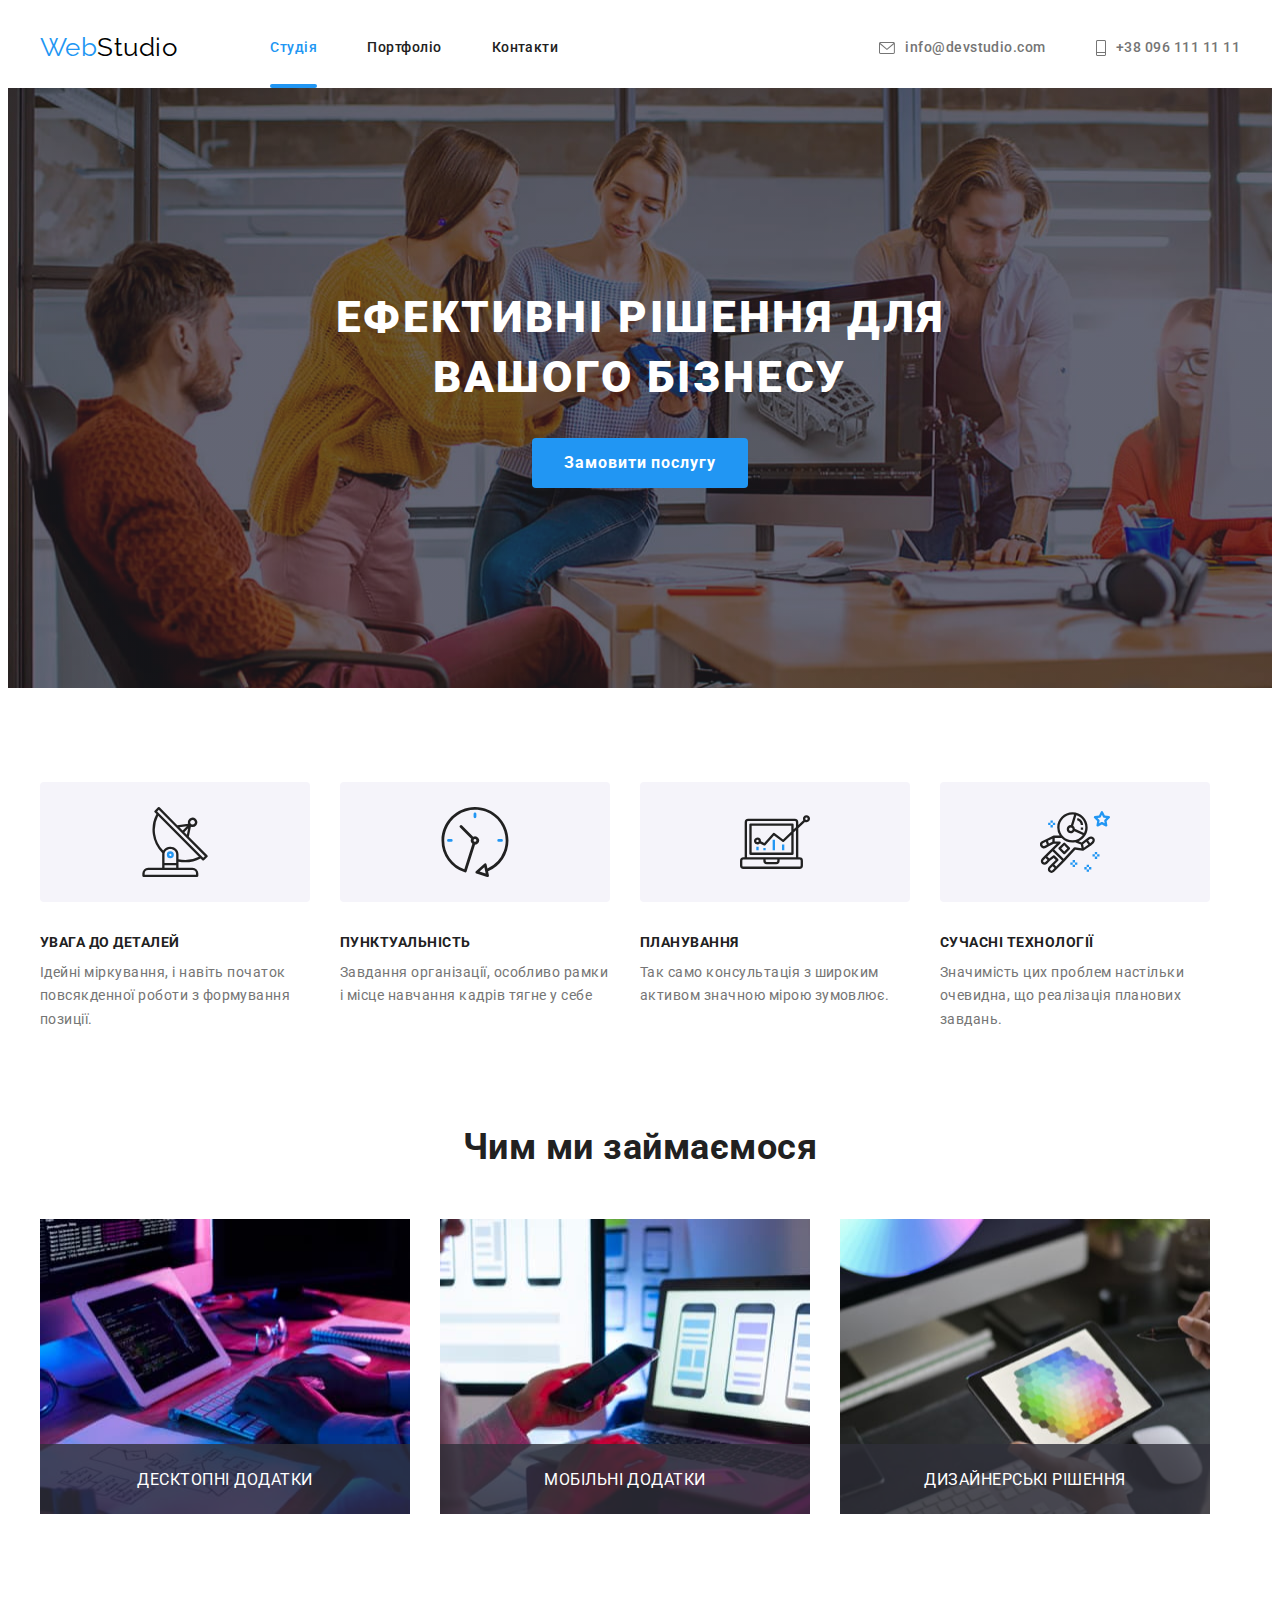
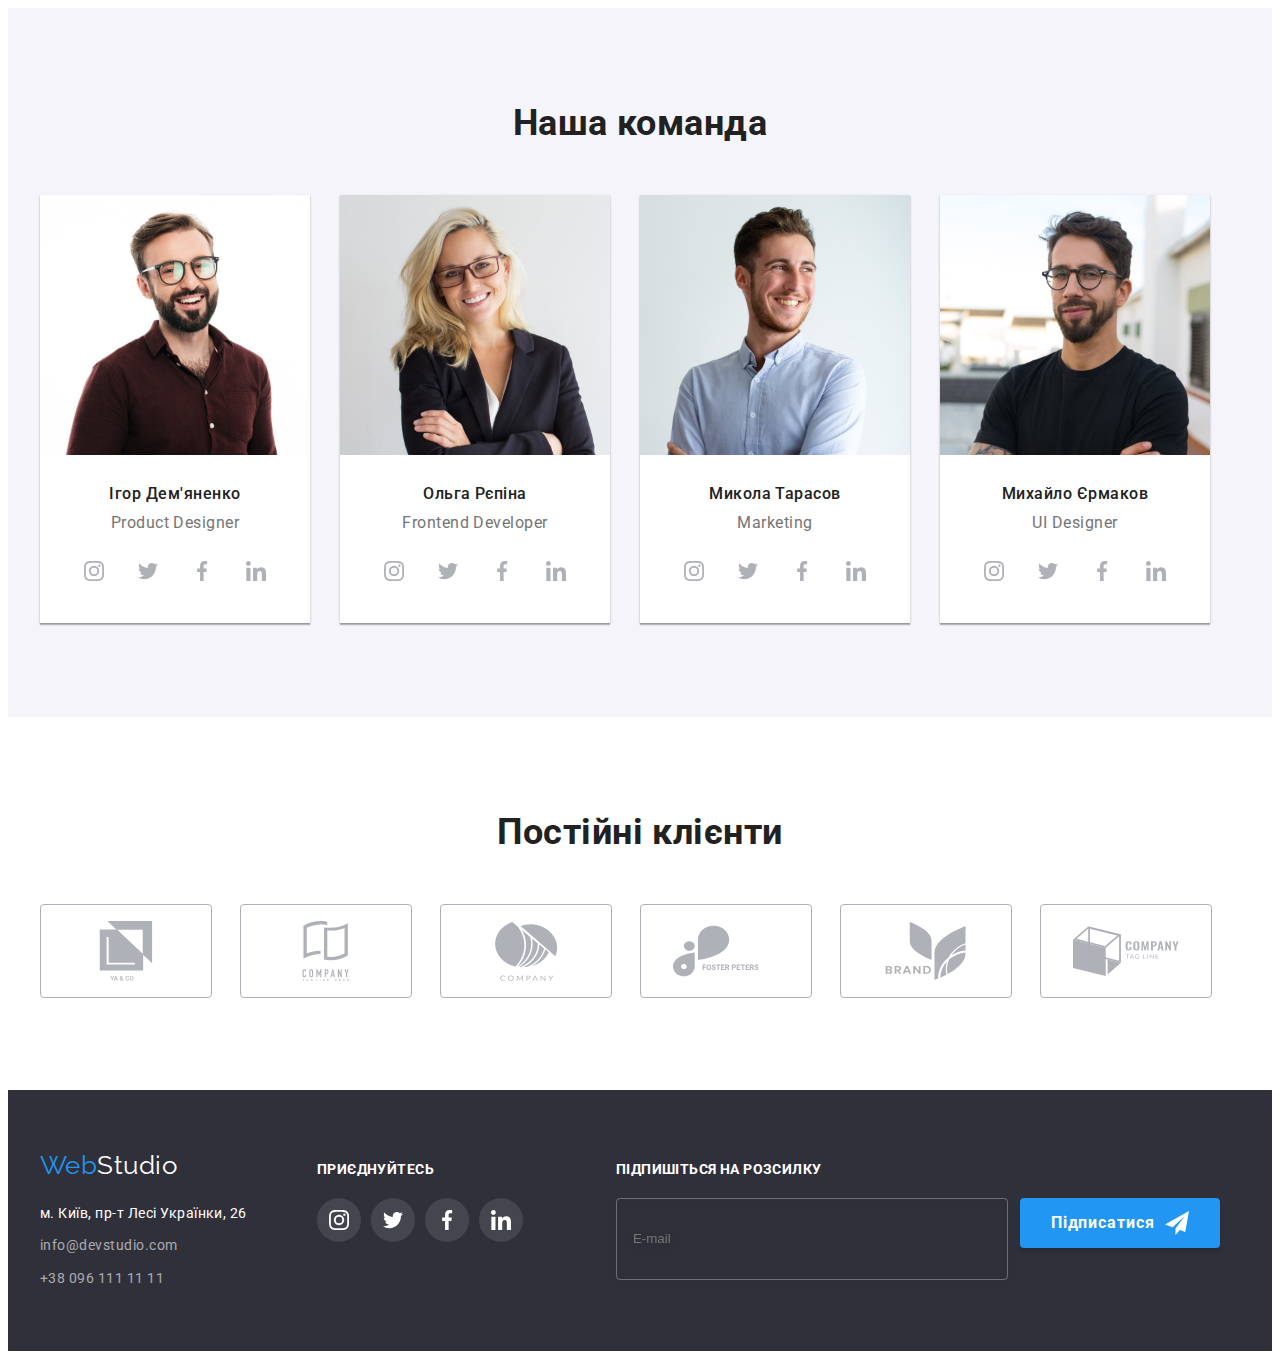
<file: index.html>
<!DOCTYPE html>
<html lang="uk">
<head>
    <meta charset="UTF-8">
    <meta http-equiv="X-UA-Compatible" content="IE=edge">
    <meta name="viewport" content="width=device-width, initial-scale=1.0">
    <title>WebStudio</title>
    <link rel="preconnect" href="https://fonts.googleapis.com">
<link rel="preconnect" href="https://fonts.gstatic.com" crossorigin>
<link href="https://fonts.googleapis.com/css2?family=Raleway:wght@700&family=Roboto:wght@400;500;700&display=swap" rel="stylesheet">
<link rel="stylesheet" href="https://cdnjs.cloudflare.com/ajax/libs/modern-normalize/1.1.0/modern-normalize.min.css" integrity="sha512-wpPYUAdjBVSE4KJnH1VR1HeZfpl1ub8YT/NKx4PuQ5NmX2tKuGu6U/JRp5y+Y8XG2tV+wKQpNHVUX03MfMFn9Q==" crossorigin="anonymous" referrerpolicy="no-referrer" />
<link rel="stylesheet" href="./css/main.min.css" />
</head>
<body>
    
        <header class="header">
            <div class="container header__container">
                <a class="header__logo logo" href="./index.html">Web<span class="logo-studio">Studio</span></a>
                <nav class="nav">
                <ul class="nav__list">
                    <li class="nav__item"><a class="nav__link-active" href="./index.html">Студія</a></li>
                    <li class="nav__item"><a class="nav__link" href="./portfilio.html">Портфоліо</a></li>
                    <li class="nav__item"><a class="nav__link" href="#">Контакти</a></li>
                </ul>
                </nav>
                    <ul class="header__list">
                    <li class="header__item">
                        <a class="header__link items" href="mailto:info@devstudio.com"><svg class="header__icon" width=16px height=12px><use href="./images/icons.svg#envelope"></use></svg>info@devstudio.com</a></li>
                    <li class="header__item">
                    <a class="header__link items" href="tel:380961111111"><svg class="header__icon" width="10" height="16"><use href="./images/icons.svg#vector"></use></svg>+38 096 111 11 11</a></li>
                    </ul>
        </div>
        </header>
   
    
<main class="main">
        <section class="hero">
            <div class="container hero__container">
            <h1 class="hero__title">Ефективні рішення для<br> вашого бізнесу</h1>
            <button type="button" class="hero__button button" data-modal-open><span class="service" >Замовити послугу</span></button>
        </div>
        </section>
        
    <section class="peculiarities section">
        <div class="container peculiarities__container">
<h2 class="visually-hidden">Особливості</h2>
<ul class="peculiarities__list">
    <li class="peculiarities__item">
        <div class="peculiarities__div">
            <svg class="peculiarities__icon"><use href="./images/icons.svg#antenna"></use></svg>
        </div>
        <h3 class="peculiarities__title">УВАГА ДО ДЕТАЛЕЙ</h3>
        <p class="peculiarities__text">Ідейні міркування, і навіть початок повсякденної роботи з формування позиції.</p>
    </li>
    <li class="peculiarities__item">
        <div class="peculiarities__div">
            <svg class="peculiarities__icon"><use href="./images/icons.svg#clock"></use></svg>
        </div>
        <h3 class="peculiarities__title">ПУНКТУАЛЬНІСТЬ</h3>
        <p class="peculiarities__text">Завдання організації, особливо рамки і місце навчання кадрів тягне у себе</p>
    </li>
    <li class="peculiarities__item">
        <div class="peculiarities__div">
            <svg class="peculiarities__icon"><use href="./images/icons.svg#diagram"></use></svg>
        </div>
     <h3 class="peculiarities__title">ПЛАНУВАННЯ</h3>
     <p class="peculiarities__text">Так само консультація з широким активом значною мірою зумовлює.</p>
    </li>
<li class="peculiarities__item">
    <div class="peculiarities__div">
        <svg class="peculiarities__icon"><use href="./images/icons.svg#astrasonaut"></use></svg>
    </div>
    <h3 class="peculiarities__title">СУЧАСНІ ТЕХНОЛОГІЇ</h3>
    <p class="peculiarities__text">Значимість цих проблем настільки очевидна, що реалізація планових завдань.</p>
</li>
</ul>
</div>
    </section>
    <section class="working section">
        <div class="container working__container">
<h2 class="working__title">Чим ми займаємося</h2>
<ul class="working__list">
<li class="working__item">
    <div class="working__div">
    <img src="./images/box1.jpg" alt="Приклад роботи" width="370" height="295">
    <p class="working__text">Десктопні додатки</p>
</div>
</li>
<li class="working__item">
    <div class="working__div">
   <img src="./images/box2.jpg" alt="Приклад роботи" width="370" height="295">
   <p class="working__text">Мобільні додатки</p>
</div>
</li>
<li class="working__item">
    <div class="working__div">
    <img src="./images/box3.jpg" alt="Приклад роботи" width="370" height="295">
    <p class="working__text">Дизайнерські рішення</p>
</div>
</li>
</ul>
</div>
    </section>
    <section class="workers section">
        <div class="container workers__container">
        <h2 class="workers__title">Наша команда</h2>
        <ul class="workers__list">
            <li class="workers__item">
        <img src="./images/img.jpg" alt="Працівник" width="270" height="260">
        <div class="workers__div">
        <h3 class="workers__div__title">Ігор Дем'яненко</h3>
        <p lang="en" class="workers__div__text">Product Designer</p>
        <div class="workers__icon">
            <ul class="workers__icon__list">
                <li class="workers__icon__item"><a href="https://instagram.com/" target="_blank" rel="noopener no-referrer" class="workers__icon__svg"><svg class="media"  height="20px" width="20px"><use href="./images/icons.svg#instagram"></use></svg></a></li>
                <li class="workers__icon__item"><a href="https://twitter.com/?lang=ru" target="_blank" rel="noopener no-referrer" class="workers__icon__svg"><svg class="media"  height="20px" width="20px"><use href="./images/icons.svg#twitter"></use></svg></a></li>
                <li class="workers__icon__item"><a href="https://uk-ua.facebook.com/" target="_blank" rel="noopener no-referrer" class="workers__icon__svg"><svg class="media"  height="20px" width="20px"><use href="./images/icons.svg#facebook"></use></svg></a></li>
                <li class="workers__icon__item"><a href="https://ua.linkedin.com/" target="_blank" rel="noopener no-referrer" class="workers__icon__svg"><svg class="media"  height="20px" width="20px"><use href="./images/icons.svg#linkedin"></use></svg></a></li>
    </ul>
    </div>
    </div>
            </li>
        <li class="workers__item">
            <img src="./images/img1.jpg" alt="Працівник" width="270" height="260">
            <div class="workers__div">
            <h3 class="workers__div__title">Ольга Рєпіна</h3>
            <p lang="en" class="workers__div__text">Frontend Developer</p>
            <div class="workers__icon">
                <ul class="workers__icon__list">
                    <li class="workers__icon__item"><a href="https://instagram.com/" target="_blank" rel="noopener no-referrer" class="workers__icon__svg"><svg class="media"  height="20px" width="20px"><use href="./images/icons.svg#instagram"></use></svg></a></li>
                    <li class="workers__icon__item"><a href="https://twitter.com/?lang=ru" target="_blank" rel="noopener no-referrer" class="workers__icon__svg"><svg class="media"  height="20px" width="20px"><use href="./images/icons.svg#twitter"></use></svg></a></li>
                    <li class="workers__icon__item"><a href="https://uk-ua.facebook.com/" target="_blank" rel="noopener no-referrer" class="workers__icon__svg"><svg class="media"  height="20px" width="20px"><use href="./images/icons.svg#facebook"></use></svg></a></li>
                    <li class="workers__icon__item"><a href="https://ua.linkedin.com/" target="_blank" rel="noopener no-referrer" class="workers__icon__svg"><svg class="media"  height="20px" width="20px"><use href="./images/icons.svg#linkedin"></use></svg></a></li>
        </ul>
        </div>
    </div>
        </li>
        <li class="workers__item">
            <img src="./images/img2.jpg" alt="Працівник" width="270" height="260">
            <div class="workers__div">
            <h3 class="workers__div__title">Микола Тарасов</h3>
            <p lang="en" class="workers__div__text">Marketing</p>
            <div class="workers__icon">
                <ul class="workers__icon__list">
                    <li class="workers__icon__item"><a href="https://instagram.com/" target="_blank" rel="noopener no-referrer" class="workers__icon__svg"><svg class="media"  height="20px" width="20px"><use href="./images/icons.svg#instagram"></use></svg></a></li>
                    <li class="workers__icon__item"><a href="https://twitter.com/?lang=ru" target="_blank" rel="noopener no-referrer" class="workers__icon__svg"><svg class="media"  height="20px" width="20px"><use href="./images/icons.svg#twitter"></use></svg></a></li>
                    <li class="workers__icon__item"><a href="https://uk-ua.facebook.com/" target="_blank" rel="noopener no-referrer" class="workers__icon__svg"><svg class="media"  height="20px" width="20px"><use href="./images/icons.svg#facebook"></use></svg></a></li>
                    <li class="workers__icon__item"><a href="https://ua.linkedin.com/" target="_blank" rel="noopener no-referrer" class="workers__icon__svg"><svg class="media"  height="20px" width="20px"><use href="./images/icons.svg#linkedin"></use></svg></a></li>
        </ul>
        </div>
        </div>
        </li>
        <li class="workers__item">
            
            <img src="./images/img3.jpg" alt="Працівник" width="270" height="260">
            <div class="workers__div">
            <h3 class="workers__div__title">Михайло Єрмаков</h3>
            <p lang="en" class="workers__div__text">UI Designer</p>
            <div class="workers__icon">
                <ul class="workers__icon__list">
                    <li class="workers__icon__item"><a href="https://instagram.com/" target="_blank" rel="noopener no-referrer" class="workers__icon__svg"><svg class="media"  height="20px" width="20px"><use href="./images/icons.svg#instagram"></use></svg></a></li>
                    <li class="workers__icon__item"><a href="https://twitter.com/?lang=ru" target="_blank" rel="noopener no-referrer" class="workers__icon__svg"><svg class="media"  height="20px" width="20px"><use href="./images/icons.svg#twitter"></use></svg></a></li>
                    <li class="workers__icon__item"><a href="https://uk-ua.facebook.com/" target="_blank" rel="noopener no-referrer" class="workers__icon__svg"><svg class="media"  height="20px" width="20px"><use href="./images/icons.svg#facebook"></use></svg></a></li>
                    <li class="workers__icon__item"><a href="https://ua.linkedin.com/" target="_blank" rel="noopener no-referrer" class="workers__icon__svg"><svg class="media"  height="20px" width="20px"><use href="./images/icons.svg#linkedin"></use></svg></a></li>
        </ul>
        </div>
    </div>
        </li>
        </ul>
    </div>
    </section>
    <section class="clients section">
        <div class="container clients__container">
            <h2 class="clients__title">Постійні клієнти</h2>
            <ul class="clients__list">
                <li class="clients__item"><a href="#" class="clients__link"><svg class="clients__icon"  width="106px" height="60"><use href="./images/icons.svg#group"></use></svg></a></li>
                <li class="clients__item"><a href="#" class="clients__link"><svg class="clients__icon" width="106px" height="60"><use href="./images/icons.svg#group1"></use></svg></a></li>
                <li class="clients__item"><a href="#" class="clients__link"><svg class="clients__icon" width="106px" height="60"><use href="./images/icons.svg#group2"></use></svg></a></li>
                <li class="clients__item"><a href="#" class="clients__link"><svg class="clients__icon" width="106px" height="60"><use href="./images/icons.svg#group3"></use></svg></a></li>
                <li class="clients__item"><a href="#" class="clients__link"><svg class="clients__icon" width="106px" height="60"><use href="./images/icons.svg#group4"></use></svg></a></li>
                <li class="clients__item"><a href="#" class="clients__link"><svg class="clients__icon" width="106px" height="60"><use href="./images/icons.svg#group5"></use></svg></a></li>
            </ul>
        </div>
    </section>
</main>

<footer class="footer">
    <div class="container footer__container">
        <div>
    <a class="footer__logo" href="./index.html" lang="en">Web<span class="studio">Studio</span></a>
    <address class="address">
        <ul class="adress__list">
          <li class="adress__item"><a class="adress__location" href="https://www.google.com/maps/place/%D0%B1%D1%83%D0%BB.+%D0%9B%D0%B5%D1%81%D0%B8+%D0%A3%D0%BA%D1%80%D0%B0%D0%B8%D0%BD%D0%BA%D0%B8,+26,+%D0%9A%D0%B8%D0%B5%D0%B2,+02000/@50.4265807,30.5361971,17z/data=!3m1!4b1!4m5!3m4!1s0x40d4cf0e033ecbe9:0x57a4dffefec77da0!8m2!3d50.4265807!4d30.5383858"
            target="_blank" rel="noopener noreferrer nofollow">м. Київ, пр-т Лесі Українки, 26</a></li>
          <li class="adress__item"><a class="adress__link" href="mailto:info@devstudio.com">info@devstudio.com</a></li>
          <li class="adress__item"><a class="adress__link" href="tel:380961111111">+38 096 111 11 11</a></li>
        </ul>
    </address>
</div>
    <div class="footer__icon">
        <strong class="footer__icon__title">приєднуйтесь</strong>
        <ul class="footer__icon__list">
            <li class="footer__icon__item"><a href="https://instagram.com/" target="_blank" rel="noopener no-referrer" class="footer__icon__link"><svg class="apps" height="20px" width="20px"><use href="./images/icons.svg#instagram"></use></svg></a></li>
                    <li class="footer__icon__item"><a href="https://twitter.com/?lang=ru" target="_blank" rel="noopener no-referrer" class="footer__icon__link"><svg class="apps" height="20px" width="20px"><use href="./images/icons.svg#twitter"></use></svg></a></li>
                    <li class="footer__icon__item"><a href="https://uk-ua.facebook.com/"  target="_blank" rel="noopener no-referrer" class="footer__icon__link"><svg class="apps"  height="20px" width="20px"><use href="./images/icons.svg#facebook"></use></svg></a></li>
                    <li class="footer__icon__item"><a href="https://ua.linkedin.com/" target="_blank" rel="noopener no-referrer" class="footer__icon__link"><svg class="apps" height="20px" width="20px"><use href="./images/icons.svg#linkedin"></use></svg></a></li>
        </ul>
    </div>
    <div class="footer__column">
        <strong class="footer__form__title">Підпишіться на розсилку</strong>
        <form class="footer__form">
            <label><input class="footer__input" type="email" placeholder="E-mail"></label>
            <button class="footer__button button" type="submit"><span class="footer__btn__icon">Підписатися<svg class="footer-form-icon" height="24px" width="24px"><use href="./images/icons.svg#airplane"></use></svg></span></button>
        </form>
    </div>
</div>
</footer>
<div class="backdrop is-hidden" data-modal>
    <div class="modal" >
<button class="modal-btn" data-modal-close><svg class="icon-close" height="18px" width="18px"><use href="./images/icons.svg#icon-close"></use></svg></button>
<strong class="modal-title">Залиште свої дані, ми вам передзвонимо</strong>
<form class="modal-form">
    <div class="modal-group">
  <label class="modal-label">Ім'я<input class="modal-form-field" type="text"/><svg class="modal-icon" width="18" height="18">
    <use href="./images/icons.svg#person"></use></svg></label></div>
  
  <div class="modal-group">
  <label class="modal-label">Телефон<input class="modal-form-field" type="tel"/><svg class="modal-icon" width="18" height="18">
    <use href="./images/icons.svg#phone"></use>
  </svg></label> </div>
  <div class="modal-group">
    <label class="modal-label">Пошта<input class="modal-form-field" type="email"/><svg class="modal-icon" width="18" height="18">
      <use href="./images/icons.svg#email"></use>
    </svg></label> </div>
  <label class="modal-label">Коментар
  <textarea class="modal-comment" rows="5" placeholder="Введіть текст"
  ></textarea></label>

  <label class="modal-form-checkbox">
    <input class="modal-checkbox" type="checkbox" />
    <span class="modal-text">
        Погоджуюся з розсилкою та приймаю
      <a href="#" class="modal-text-link"> Умови договору</a>
    </span>
  </label>

  <button class="modal-form-btn button" type="submit">Відправити</button>
</form>
    </div>
</div>
<script src="./js/modal.js"></script>
</body>
</html>
</file>
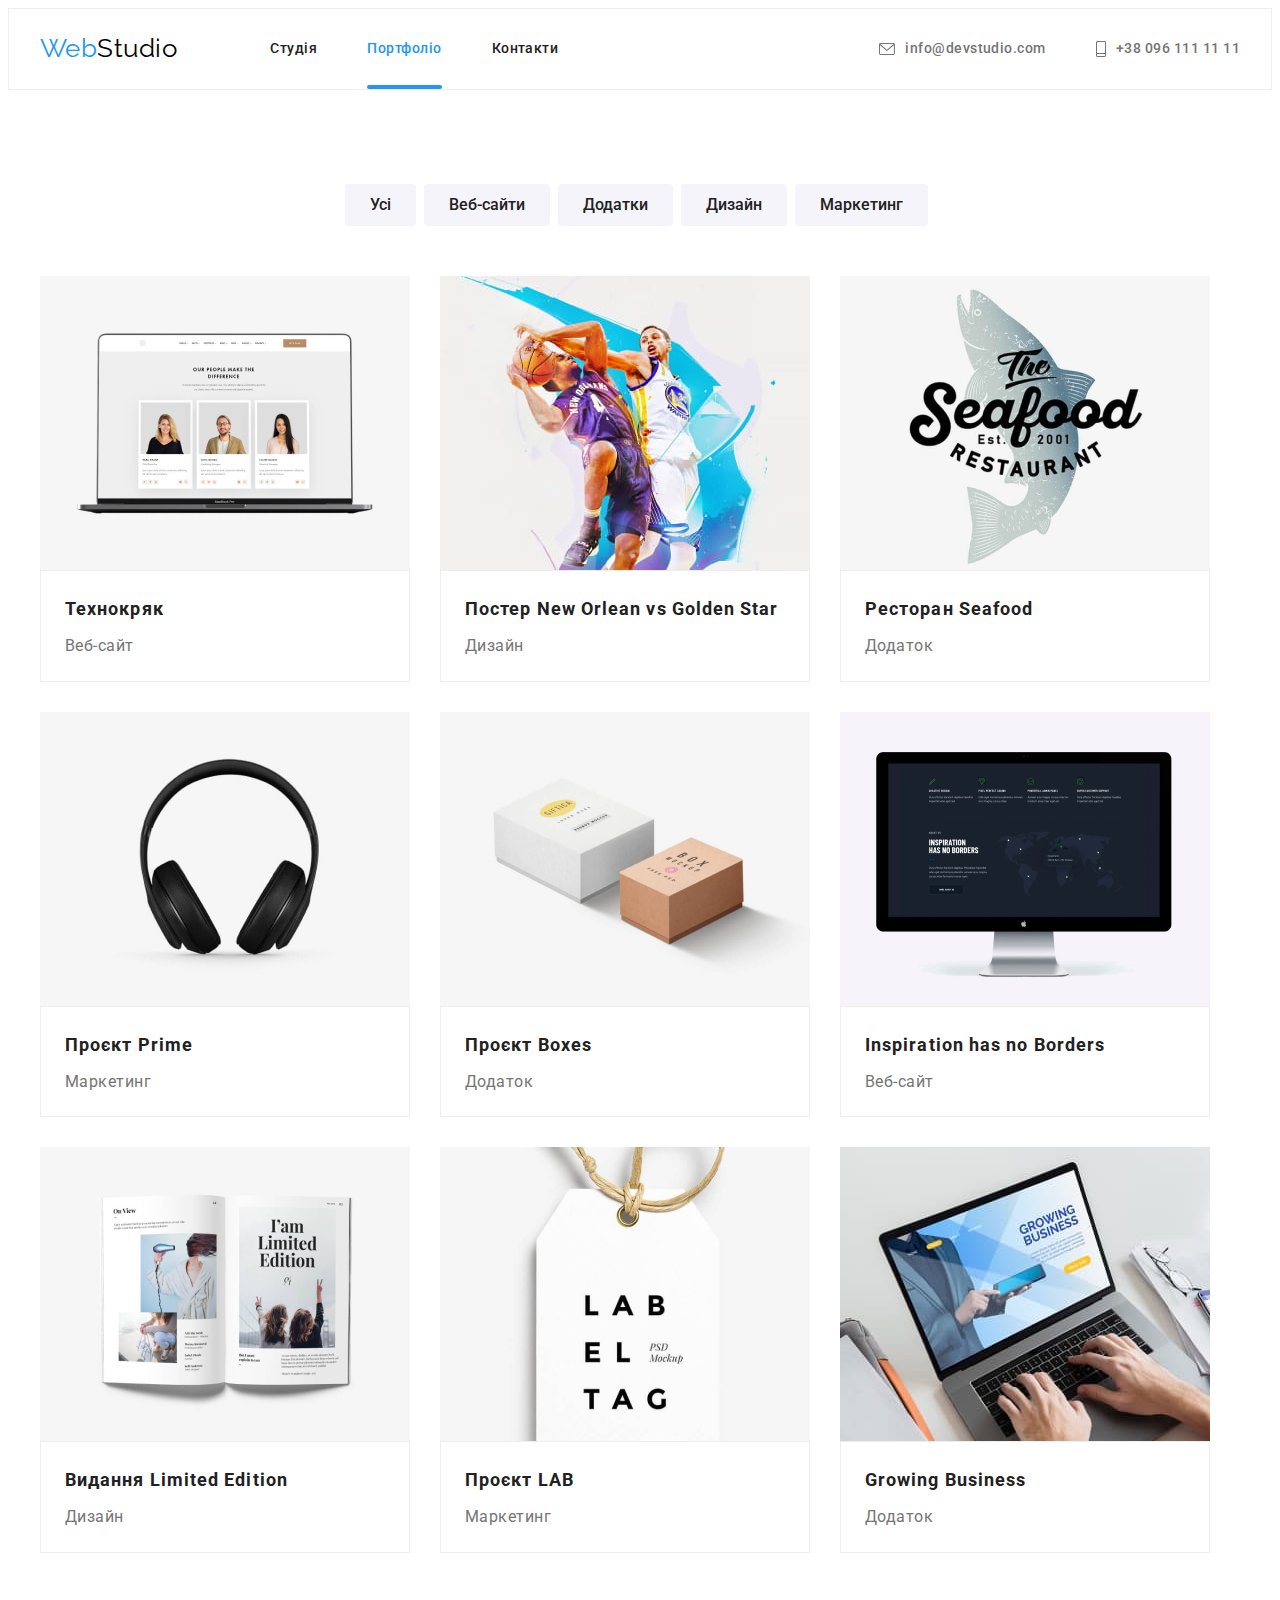
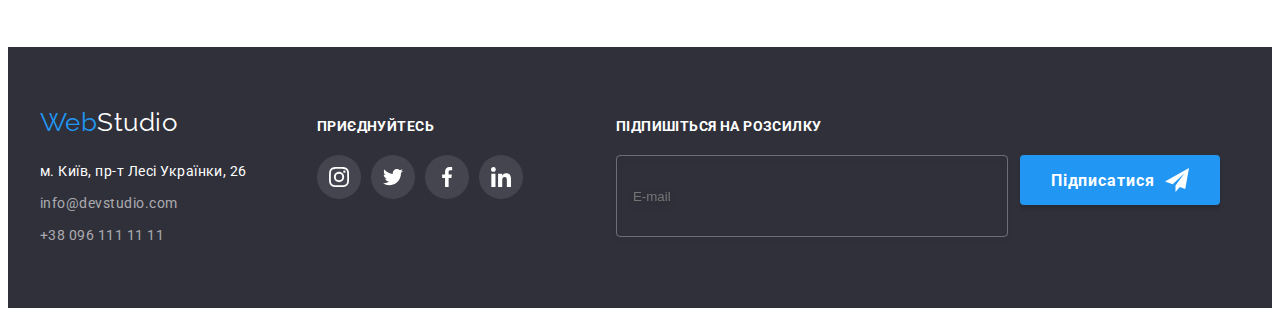
<file: portfilio.html>
<!DOCTYPE html>
<html lang="uk">
<head>
    <meta charset="UTF-8">
    <meta http-equiv="X-UA-Compatible" content="IE=edge">
    <meta name="viewport" content="width=device-width, initial-scale=1.0">
    <title>WebStudio</title>
    <link rel="preconnect" href="https://fonts.googleapis.com">
<link rel="preconnect" href="https://fonts.gstatic.com" crossorigin>
<link rel="stylesheet" href="https://cdnjs.cloudflare.com/ajax/libs/modern-normalize/1.1.0/modern-normalize.min.css" integrity="sha512-wpPYUAdjBVSE4KJnH1VR1HeZfpl1ub8YT/NKx4PuQ5NmX2tKuGu6U/JRp5y+Y8XG2tV+wKQpNHVUX03MfMFn9Q==" crossorigin="anonymous" referrerpolicy="no-referrer" />
<link rel="stylesheet" href="./css/styles.css" />
<link href="https://fonts.googleapis.com/css2?family=Raleway:wght@700&family=Roboto:wght@400;500;700&display=swap" rel="stylesheet">
<link rel="stylesheet" href="./css/main.min.css" />
</head>
<body>
    <header class="header header__porfilio">
            <div class="container header__container">
                <a class="header__logo logo" href="./index.html">Web<span class="logo-studio">Studio</span></a>
                <nav class="nav">
                <ul class="nav__list">
                    <li class="nav__item"><a class="nav__link" href="./index.html">Студія</a></li>
                    <li class="nav__item"><a class="nav__link-active" href="./portfilio.html">Портфоліо</a></li>
                    <li class="nav__item"><a class="nav__link" href="#">Контакти</a></li>
                </ul>
            </nav>
            <ul class="header__list">
            <li class="header__item">
                <a class="header__link items" href="mailto:info@devstudio.com"><svg class="header__icon" width=16px height=12px><use href="./images/icons.svg#envelope"></use></svg>info@devstudio.com</a></li>
            <li class="header__item">
            <a class="header__link items" href="tel:380961111111"><svg class="header__icon" width="10" height="16"><use href="./images/icons.svg#vector"></use></svg>+38 096 111 11 11</a></li>
            </ul>
</div>
</header>
          <main>
            <section class="projects">
                <div class="container projects__container">
                <h1 class="visually-hidden">Роботи</h1>
<ul class="projects__list">
    <li class="projects__items"><button type = "button" class="projects__button button">Усі</button></li>
    <li class="projects__items"><button type = "button" class="projects__button button">Веб-сайти</button></li>
    <li class="projects__items"><button type = "button" class="projects__button button">Додатки</button></li>
    <li class="projects__items"><button type = "button" class="projects__button button">Дизайн</button></li>
    <li class="projects__items"><button type = "button" class="projects__button button">Маркетинг</button></li>
</ul>
<ul class="illustration">
    <li class="illustration__item">
        <a href="#" class="illustration__link">
        <div class="picture">
        <img src="./images/1.jpg" alt="Технокряк" width="370" height="294">
        <p class="picture__text">Ресурс пропонує комплексні пропозиції з різним рівнем функціоналу та сервісів. Все це дозволить відвідувачу отримати вичерпні відомості про компанію чи приватну особу.</p>
    </div>
        <div class="illustration__div">
        <h3 class="illustration__title">Технокряк</h3>
        <p class="illustration__text">Веб-сайт</p></div>
</a>
    </li>
    <li class="illustration__item">
        <a href="#" class="illustration__link">
        <div class="picture">
        <img src="./images/2.jpg" alt="Постер" width="370" height="294">
        <p class="picture__text">Ресурс пропонує комплексні пропозиції з різним рівнем функціоналу та сервісів. Все це дозволить відвідувачу отримати вичерпні відомості про компанію чи приватну особу.</p>
    </div>
        <div class="illustration__div">
        <h3 class="illustration__title">Постер <span lang="en">New Orlean vs Golden Star</span></h3>
        <p class="illustration__text">Дизайн</p></div>
        
    
</a>
    </li>
    <li class="illustration__item">
        <a href="#" class="illustration__link">
            <div class="picture">
        <img src="./images/3.jpg" alt="Ресторан" width="370" height="294">
        <p class="picture__text">Ресурс пропонує комплексні пропозиції з різним рівнем функціоналу та сервісів. Все це дозволить відвідувачу отримати вичерпні відомості про компанію чи приватну особу.</p></div>
        <div class="illustration__div">
        <h3 class="illustration__title">Ресторан <span lang="en">Seafood</span></h3>
        <p class="illustration__text">Додаток</p></div>
       
    
</a>
    </li>
    <li class="illustration__item">
        <a href="#" class="illustration__link">
            <div class="picture">
        <img src="./images/4.jpg" alt="Проєкт Prime" width="370" height="294">
        <p class="picture__text">Ресурс пропонує комплексні пропозиції з різним рівнем функціоналу та сервісів. Все це дозволить відвідувачу отримати вичерпні відомості про компанію чи приватну особу.</p></div>
        <div class="illustration__div">
        <h3 class="illustration__title">Проєкт <span lang="en">Prime</span></h3>
        <p class="illustration__text">Маркетинг</p></div>
        
    
</a>
    </li>
    <li class="illustration__item">
        <a href="#" class="illustration__link">
            <div class="picture">
        <img src="./images/5.jpg" alt="Проєкт Boxes" width="370" height="294">
        <p class="picture__text">Ресурс пропонує комплексні пропозиції з різним рівнем функціоналу та сервісів. Все це дозволить відвідувачу отримати вичерпні відомості про компанію чи приватну особу.</p></div>
        <div class="illustration__div">
        <h3 class="illustration__title">Проєкт <span lang="en">Boxes</span></h3>
        <p class="illustration__text">Додаток</p></div>

    
</a>
    </li>
    <li class="illustration__item">
        <a href="#" class="illustration__link">
            <div class="picture">
        <img src="./images/6.jpg" alt="Inspiration has no Borders" width="370" height="294">
        <p class="picture__text">Ресурс пропонує комплексні пропозиції з різним рівнем функціоналу та сервісів. Все це дозволить відвідувачу отримати вичерпні відомості про компанію чи приватну особу.</p></div>
        <div class="illustration__div">
        <h3 class="illustration__title"><span lang="en">Inspiration has no Borders</span></h3>
        <p class="illustration__text">Веб-сайт</p></div>

    
</a>
    </li>
    <li class="illustration__item">
        <a href="#" class="illustration__link">
            <div class="picture">
        <img src="./images/7.jpg" alt="Limited Edition" width="370" height="294">
        <p class="picture__text">Ресурс пропонує комплексні пропозиції з різним рівнем функціоналу та сервісів. Все це дозволить відвідувачу отримати вичерпні відомості про компанію чи приватну особу.</p></div>
        <div class="illustration__div">
        <h3 class="illustration__title">Видання <span lang="en">Limited Edition</span></h3>
        <p class="illustration__text">Дизайн</p></div>
        
    
</a>
    </li>
    <li class="illustration__item">
        <a href="#" class="illustration__link">
            <div class="picture">
        <img src="./images/8.jpg" alt="Проєкт LAB" width="370" height="294">
        <p class="picture__text">Ресурс пропонує комплексні пропозиції з різним рівнем функціоналу та сервісів. Все це дозволить відвідувачу отримати вичерпні відомості про компанію чи приватну особу.</p></div>
        <div class="illustration__div">
        <h3 class="illustration__title">Проєкт <span lang="en">LAB</span></h3>
        <p class="illustration__text">Маркетинг</p> </div>
        
    
</a>
    </li>
    <li class="illustration__item">
        <a href="#" class="illustration__link">
            <div class="picture">
        <img class="picture" src="./images/9.jpg" alt="Growing Business" width="370" height="294">
        <p class="picture__text">Ресурс пропонує комплексні пропозиції з різним рівнем функціоналу та сервісів. Все це дозволить відвідувачу отримати вичерпні відомості про компанію чи приватну особу.</p></div>
        <div class="illustration__div">
        <h3 class="illustration__title"><span lang="en">Growing Business</span></h3>
        <p class="illustration__text">Додаток</p> </div>
        
   
</a>
    </li>
</ul>
</div>
</section>
          </main>
<footer class="footer">
    <div class="container footer__container">
        <div>
    <a class="footer__logo" href="./index.html" lang="en">Web<span class="studio">Studio</span></a>
    <address class="address">
        <ul class="adress__list">
          <li class="adress__item"><a class="adress__location" href="https://www.google.com/maps/place/%D0%B1%D1%83%D0%BB.+%D0%9B%D0%B5%D1%81%D0%B8+%D0%A3%D0%BA%D1%80%D0%B0%D0%B8%D0%BD%D0%BA%D0%B8,+26,+%D0%9A%D0%B8%D0%B5%D0%B2,+02000/@50.4265807,30.5361971,17z/data=!3m1!4b1!4m5!3m4!1s0x40d4cf0e033ecbe9:0x57a4dffefec77da0!8m2!3d50.4265807!4d30.5383858"
            target="_blank" rel="noopener noreferrer nofollow">м. Київ, пр-т Лесі Українки, 26</a></li>
          <li class="adress__item"><a class="adress__link" href="mailto:info@devstudio.com">info@devstudio.com</a></li>
          <li class="adress__item"><a class="adress__link" href="tel:380961111111">+38 096 111 11 11</a></li>
        </ul>
    </address>
</div>
    <div class="footer__icon">
        <strong class="footer__icon__title">приєднуйтесь</strong>
        <ul class="footer__icon__list">
            <li class="footer__icon__item"><a href="https://instagram.com/" target="_blank" rel="noopener no-referrer" class="footer__icon__link"><svg class="apps" height="20px" width="20px"><use href="./images/icons.svg#instagram"></use></svg></a></li>
                    <li class="footer__icon__item"><a href="https://twitter.com/?lang=ru" target="_blank" rel="noopener no-referrer" class="footer__icon__link"><svg class="apps" height="20px" width="20px"><use href="./images/icons.svg#twitter"></use></svg></a></li>
                    <li class="footer__icon__item"><a href="https://uk-ua.facebook.com/"  target="_blank" rel="noopener no-referrer" class="footer__icon__link"><svg class="apps"  height="20px" width="20px"><use href="./images/icons.svg#facebook"></use></svg></a></li>
                    <li class="footer__icon__item"><a href="https://ua.linkedin.com/" target="_blank" rel="noopener no-referrer" class="footer__icon__link"><svg class="apps" height="20px" width="20px"><use href="./images/icons.svg#linkedin"></use></svg></a></li>
        </ul>
    </div>
    <div class="footer__column">
        <strong class="footer__form__title">Підпишіться на розсилку</strong>
        <form class="footer__form">
            <label><input class="footer__input" type="email" placeholder="E-mail"></label>
            <button class="footer__button button" type="submit"><span class="footer__btn__icon">Підписатися<svg class="footer-form-icon" height="24px" width="24px"><use href="./images/icons.svg#airplane"></use></svg></span></button>
        </form>
    </div>
</div>
</footer>
        </body>
        </html>
</file>
<file: css/styles.css>

</file>
<file: css/main.min.css>
:root{--primary-font:"Roboto", sans-serif;--primary-text-color:#757575;--title-text-color:#000000;--accent-color:#2196F3;--occasional-color:#FFFFFF;--base-color:#212121;--header-footer-color:#2F303A;--background-color:#F5F4FA;--project--color:#F5F5F5;--fill-icon-color:#AFB1B8;--border-color:#EEEEEE;--transition-dir: 250ms cubic-bezier(0.4, 0, 0.2, 1)}.visually-hidden{position:absolute;white-space:nowrap;width:1px;height:1px;overflow:hidden;border:0;padding:0;clip:rect(0 0 0 0);-webkit-clip-path:inset(50%);clip-path:inset(50%);margin:-1px}h1,h2,h3,h4,h5,h6,p{margin:0}a{text-decoration:none;color:currentColor}ul{list-style:none;margin:0;padding:0}button{font-family:inherit;cursor:pointer}img{display:block}body{font-family:var(--primary-font);letter-spacing:.03em}.section{padding-top:94px;padding-bottom:94px}.button{display:inline-block;cursor:pointer;font-family:inherit;border-color:rgba(0,0,0,0);text-align:center;font-size:16px;line-height:1.6;border-radius:4px}.container{width:1200px;padding-left:15px;padding-right:15px;margin:0 auto}.header__container{display:-webkit-box;display:-ms-flexbox;display:flex;-webkit-box-pack:justify;-ms-flex-pack:justify;justify-content:space-between;background-color:var(--occasional-color)}.header__porfilio{border:1px solid var(--border-color)}.header__logo{display:inline-block;font-family:"Raleway";color:var(--accent-color);text-decoration:none;font-size:26px;line-height:1.2;margin-right:93px;padding:24px 0}.header__list{display:-webkit-box;display:-ms-flexbox;display:flex;margin-left:auto;gap:50px}.header__link{display:-webkit-box;display:-ms-flexbox;display:flex;-webkit-box-align:center;-ms-flex-align:center;align-items:center;font-weight:500;font-size:14px;line-height:1.14;padding-top:32px;padding-bottom:32px;fill:var(--primary-text-color);color:var(--primary-text-color);-webkit-transition:fill var(--transition-dir),color var(--transition-dir);transition:fill var(--transition-dir),color var(--transition-dir)}.header__link:hover,.header__link:focus{fill:var(--accent-color);color:var(--accent-color)}.header__icon{margin-right:10px}.logo-studio{color:var(--title-text-color)}.nav__list{display:-webkit-box;display:-ms-flexbox;display:flex;gap:50px}.nav__link{display:inline-block;color:var(--base-color);font-weight:500;font-size:14px;line-height:1.14;padding-bottom:32px;padding-top:32px;-webkit-transition:color var(--transition-dir);transition:color var(--transition-dir)}.nav__link:hover,.nav__link:focus{color:var(--accent-color)}.nav__link-active{position:relative;display:inline-block;color:var(--accent-color);font-weight:500;font-size:14px;line-height:1.14;padding-bottom:32px;padding-top:32px}.nav__link-active::after{position:absolute;bottom:0;left:0;content:"";width:100%;height:4px;background-color:var(--accent-color);border-radius:2px}.hero{background-color:var(--header-footer-color);background-image:-webkit-gradient(linear, left top, right top, from(rgba(47, 48, 58, 0.4)), to(rgba(47, 48, 58, 0.4))),url(../images/hero.jpg);background-image:linear-gradient(to right, rgba(47, 48, 58, 0.4), rgba(47, 48, 58, 0.4)),url(../images/hero.jpg);text-align:center;background-repeat:no-repeat;margin-left:auto;margin-right:auto;max-width:1600px;padding-top:200px;padding-bottom:200px}.hero__title{display:block;color:var(--occasional-color);font-weight:900;font-size:44px;line-height:1.36;text-transform:uppercase;letter-spacing:.06em}.hero__button{background-color:var(--accent-color);color:var(--occasional-color);font-weight:700;width:216px;min-height:50px;line-height:1.87;margin-top:30px;letter-spacing:.06em}.hero__button:hover,.hero__button:focus{-webkit-box-shadow:0px 4px 4px rgba(0,0,0,.15);box-shadow:0px 4px 4px rgba(0,0,0,.15)}.backdrop{position:fixed;top:0;left:0;width:100%;height:100%;background-color:rgba(0,0,0,.2);display:-webkit-box;display:-ms-flexbox;display:flex;-webkit-box-align:center;-ms-flex-align:center;align-items:center;-webkit-box-pack:center;-ms-flex-pack:center;justify-content:center}.backdrop.is-hidden{opacity:0;pointer-events:none}.modal{position:relative;width:528px;padding:40px;background-color:var(--occasional-color);-webkit-box-shadow:0px 1px 3px rgba(0,0,0,.12),0px 1px 1px rgba(0,0,0,.14),0px 2px 1px rgba(0,0,0,.2);box-shadow:0px 1px 3px rgba(0,0,0,.12),0px 1px 1px rgba(0,0,0,.14),0px 2px 1px rgba(0,0,0,.2);border-radius:4px}.modal-btn{position:absolute;top:12px;right:12px;display:-webkit-box;display:-ms-flexbox;display:flex;-webkit-box-align:center;-ms-flex-align:center;align-items:center;-webkit-box-pack:center;-ms-flex-pack:center;justify-content:center;min-width:30px;min-height:30px;border-radius:50%;background-color:rgba(0,0,0,0);border:1px solid rgba(0,0,0,.1)}.modal-btn:hover .icon-close,.modal-btn:focus .icon-close{fill:var(--accent-color)}.icon-close{-webkit-transition:fill var(--transition-dir);transition:fill var(--transition-dir)}.modal-title{display:block;text-align:center;margin-bottom:15px}.modal-label{display:block;margin-bottom:4px;font-weight:400;font-size:12px;line-height:1.1666666667;letter-spacing:.01em;color:var(--primary-text-color)}.modal-group{position:relative}.modal-form-field{display:block;width:448px;height:40px;padding:12px 42px;border-radius:4px;outline:rgba(0,0,0,0);border:1px solid rgba(33,33,33,.2);-webkit-transition:border-color var(--transition-dir);transition:border-color var(--transition-dir);margin-bottom:10px}.modal-form-field:focus{border-color:var(--accent-color)}.modal-icon{position:absolute;bottom:11px;left:12px;-webkit-transition:fill var(--transition-dir);transition:fill var(--transition-dir)}.modal-form-field:focus+.modal-icon{fill:var(--accent-color)}.modal-comment{width:100%;height:120px;padding:12px 16px;margin-bottom:20px;border-radius:4px;outline:rgba(0,0,0,0);resize:none;border:1px solid rgba(33,33,33,.2);-webkit-transition:var(--transition-dir);transition:var(--transition-dir)}.modal-comment:focus{border-color:var(--accent-color)}.modal-form-checkbox{display:-webkit-box;display:-ms-flexbox;display:flex;-webkit-box-pack:center;-ms-flex-pack:center;justify-content:center;-webkit-box-align:center;-ms-flex-align:center;align-items:center;gap:8px}.modal-checkbox{-webkit-appearance:none;-moz-appearance:none;appearance:none;width:16px;height:16px;border-radius:3px;border:2px solid var(--base-color);background-image:url("data:image/svg+xml,%3Csvg width='11' height='8' viewBox='0 0 13 10' fill='none' xmlns='http://www.w3.org/2000/svg'%3E%3Cpath d='M1.95703 4.75166L1.88825 4.68604L1.81923 4.75141L0.93123 5.59258L0.854858 5.66492L0.930974 5.73753L4.42671 9.07236L4.49574 9.1382L4.56476 9.07236L12.069 1.91352L12.1449 1.84116L12.069 1.76881L11.1873 0.927644L11.1183 0.861826L11.0493 0.927611L4.49577 7.17353L1.95703 4.75166Z' fill='white' stroke='white' stroke-width='0.2'/%3E%3C/svg%3E%0A");background-repeat:no-repeat;background-position:center;cursor:pointer;-webkit-transition:border-color var(--transition-dir),background-color var(--transition-dir);transition:border-color var(--transition-dir),background-color var(--transition-dir)}.modal-checkbox:checked{border-color:var(--accent-color);background-color:var(--accent-color)}.modal-text{font-style:normal;font-weight:400;font-size:14px;line-height:1.7142857143;letter-spacing:.03em;color:var(--primary-text-color)}.modal-text-link{color:var(--accent-color);font-weight:400;font-size:14px;line-height:1.7142857143;text-decoration:underline}.modal-form-btn{margin-top:30px;margin-left:124px;background-color:var(--accent-color);color:var(--occasional-color);letter-spacing:.06em;font-weight:700;width:200px;min-height:50px;-webkit-transition:-webkit-box-shadow var(--transition-dir);transition:-webkit-box-shadow var(--transition-dir);transition:box-shadow var(--transition-dir);transition:box-shadow var(--transition-dir), -webkit-box-shadow var(--transition-dir)}.modal-form-btn:hover,.modal-form-btn:focus{-webkit-box-shadow:0px 4px 4px rgba(0,0,0,.15);box-shadow:0px 4px 4px rgba(0,0,0,.15)}.peculiarities{background-color:var(--occasional-color)}.peculiarities__div{min-height:120px;background-color:var(--background-color);border-radius:4px;display:-webkit-box;display:-ms-flexbox;display:flex;-webkit-box-pack:center;-ms-flex-pack:center;justify-content:center;-webkit-box-align:center;-ms-flex-align:center;align-items:center;margin-bottom:30px}.peculiarities__icon{width:70px;height:70px}.peculiarities__list{display:-webkit-box;display:-ms-flexbox;display:flex;width:270px}.peculiarities__item{margin-right:30px;text-align:left}.peculiarities__title{display:inline-block;font-weight:700;font-size:14px;line-height:1.14;color:var(--base-color);width:270px;margin-bottom:10px}.peculiarities__text{font-size:14px;line-height:1.7;color:var(--primary-text-color)}.working{padding-top:0}.working__title{font-weight:700;font-size:36px;line-height:1.2;text-align:center;color:var(--base-color);margin-bottom:50px}.working__list{display:-webkit-box;display:-ms-flexbox;display:flex;gap:30px}.working__div{position:relative}.working__text{position:absolute;bottom:0;left:0;width:100%;min-height:70px;background:rgba(47,48,58,.8);color:var(--occasional-color);letter-spacing:.03em;text-transform:uppercase;display:-webkit-box;display:-ms-flexbox;display:flex;-webkit-box-align:center;-ms-flex-align:center;align-items:center;-webkit-box-pack:center;-ms-flex-pack:center;justify-content:center}.workers{background-color:var(--background-color)}.workers__title{font-weight:700;font-size:36px;line-height:1.2;color:var(--base-color);margin-bottom:50px;text-align:center}.workers__list{display:-webkit-box;display:-ms-flexbox;display:flex;gap:30px}.workers__item{background-color:var(--occasional-color);-webkit-box-shadow:0px 1px 3px rgba(0,0,0,.12),0px 1px 1px rgba(0,0,0,.14),0px 2px 1px rgba(0,0,0,.2);box-shadow:0px 1px 3px rgba(0,0,0,.12),0px 1px 1px rgba(0,0,0,.14),0px 2px 1px rgba(0,0,0,.2)}.workers__div{text-align:center;padding-top:30px}.workers__div__title{font-weight:500;font-size:16px;line-height:1.125;color:var(--base-color);margin-bottom:10px}.workers__div__text{font-size:16px;line-height:1.2;color:var(--primary-text-color)}.workers__icon{display:-webkit-box;display:-ms-flexbox;display:flex;-webkit-box-pack:center;-ms-flex-pack:center;justify-content:center;margin-top:16px;padding-bottom:30px}.workers__icon__list{display:-webkit-box;display:-ms-flexbox;display:flex;gap:10px}.workers__icon__item{height:44px;width:44px}.workers__icon__svg{width:100%;height:100%;display:-webkit-box;display:-ms-flexbox;display:flex;-webkit-box-pack:center;-ms-flex-pack:center;justify-content:center;-webkit-box-align:center;-ms-flex-align:center;align-items:center;fill:var(--fill-icon-color);-webkit-transition:background-color var(--transition-dir),fill var(--transition-dir),border-radius var(--transition-dir);transition:background-color var(--transition-dir),fill var(--transition-dir),border-radius var(--transition-dir)}.workers__icon__svg:hover,.workers__icon__svg:focus{background-color:var(--accent-color);fill:var(--occasional-color);border-radius:50%}.clients{background-color:var(--occasional-color)}.clients__title{font-weight:700;font-size:36px;line-height:1.2;color:var(--base-color);text-align:center}.clients__list{display:-webkit-box;display:-ms-flexbox;display:flex;gap:30px;margin-top:50px}.clients__item{width:170px;height:92px}.clients__link{display:-webkit-box;display:-ms-flexbox;display:flex;-webkit-box-pack:center;-ms-flex-pack:center;justify-content:center;-webkit-box-align:center;-ms-flex-align:center;align-items:center;width:100%;height:100%;border-radius:4px;border:1px solid var(--fill-icon-color);fill:var(--fill-icon-color);-webkit-transition:border var(--transition-dir),fill var(--transition-dir);transition:border var(--transition-dir),fill var(--transition-dir)}.clients__link:hover,.clients__link:focus{border:1px solid var(--accent-color);fill:var(--accent-color)}.footer{background-color:var(--header-footer-color);text-align:left;padding-top:60px;padding-bottom:60px}.footer__container{display:-webkit-box;display:-ms-flexbox;display:flex;-webkit-box-align:baseline;-ms-flex-align:baseline;align-items:baseline}.footer__div{max-width:100%;margin-left:70px}.footer__logo{display:inline-block;font-family:"Raleway";color:var(--accent-color);text-decoration:none;font-size:26px;line-height:1.2}.footer__logo .studio{display:inline-block;color:var(--occasional-color)}.adress__location{display:inline-block;text-decoration:none;font-style:normal;font-size:14px;line-height:24px;color:var(--occasional-color);margin-top:20px}.adress__link{display:inline-block;text-decoration:none;font-style:normal;font-size:14px;line-height:1.7;color:rgba(255,255,255,.6);margin-top:9px;-webkit-transition:color var(--transition-dir);transition:color var(--transition-dir)}.adress__link:hover,.adress__link:focus{color:var(--accent-color)}.footer__icon{margin-left:70px}.footer__icon__title{font-family:inherit;font-weight:700;font-size:14px;line-height:1.2;letter-spacing:.03em;text-transform:uppercase;color:var(--occasional-color)}.footer__icon__list{display:-webkit-box;display:-ms-flexbox;display:flex;gap:10px;margin-top:20px}.footer__icon__item{height:44px;width:44px}.footer__icon__link{display:-webkit-box;display:-ms-flexbox;display:flex;-webkit-box-pack:center;-ms-flex-pack:center;justify-content:center;-webkit-box-align:center;-ms-flex-align:center;align-items:center;height:100%;width:100%;border-radius:50%;background-color:rgba(255,255,255,.1);fill:var(--occasional-color);-webkit-transition:background-color var(--transition-dir);transition:background-color var(--transition-dir)}.footer__icon__link:hover,.footer__icon__link:focus{background-color:var(--accent-color)}.footer__column{margin-left:93px}.footer__form__title{font-weight:700;font-size:14px;line-height:1.1428571429;letter-spacing:.03em;text-transform:uppercase;color:var(--occasional-color)}.footer__form{margin-top:20px;display:-webkit-box;display:-ms-flexbox;display:flex;-webkit-box-pack:baseline;-ms-flex-pack:baseline;justify-content:baseline;gap:12px}.footer__input{background-color:rgba(0,0,0,0);outline:rgba(0,0,0,0);width:358px;height:50px;border:1px solid rgba(255,255,255,.3);-webkit-filter:drop-shadow(0px 4px 4px rgba(0, 0, 0, 0.15));filter:drop-shadow(0px 4px 4px rgba(0, 0, 0, 0.15));border-radius:4px;padding:15px 16px;-webkit-transition:border-color var(--transition-dir);transition:border-color var(--transition-dir)}.footer__input:hover,.footer__input:focus{border-color:var(--accent-color)}.footer__button{width:200px;height:50px;background:var(--accent-color);-webkit-box-shadow:0px 4px 4px rgba(0,0,0,.15);box-shadow:0px 4px 4px rgba(0,0,0,.15);border-radius:4px;font-weight:700;letter-spacing:.06em;color:var(--occasional-color)}.footer__button:hover,.footer__button:focus{-webkit-box-shadow:0px 4px 4px rgba(0,0,0,.15);box-shadow:0px 4px 4px rgba(0,0,0,.15)}.footer__btn__icon{display:-webkit-box;display:-ms-flexbox;display:flex;gap:10px;-webkit-box-align:center;-ms-flex-align:center;align-items:center;-webkit-box-pack:center;-ms-flex-pack:center;justify-content:center}.projects__button{background-color:var(--background-color);color:var(--base-color);font-weight:500;padding:6px 23px;margin-right:8px;-webkit-transition:background-color var(--transition-dir),color var(--transition-dir),-webkit-box-shadow var(--transition-dir);transition:background-color var(--transition-dir),color var(--transition-dir),-webkit-box-shadow var(--transition-dir);transition:background-color var(--transition-dir),color var(--transition-dir),box-shadow var(--transition-dir);transition:background-color var(--transition-dir),color var(--transition-dir),box-shadow var(--transition-dir),-webkit-box-shadow var(--transition-dir)}.projects__button:hover,.projects__button:focus{background-color:var(--accent-color);color:var(--occasional-color);-webkit-box-shadow:0px 3px 1px rgba(0,0,0,.1),0px 1px 2px rgba(0,0,0,.08),0px 2px 2px rgba(0,0,0,.12);box-shadow:0px 3px 1px rgba(0,0,0,.1),0px 1px 2px rgba(0,0,0,.08),0px 2px 2px rgba(0,0,0,.12)}.projects__list{display:-webkit-box;display:-ms-flexbox;display:flex;-webkit-box-pack:center;-ms-flex-pack:center;justify-content:center;background-color:var(--occasional-color);text-align:center;padding-top:94px;margin-bottom:50px}.illustration{display:-webkit-box;display:-ms-flexbox;display:flex;-ms-flex-wrap:wrap;flex-wrap:wrap;background-color:var(--occasional-color);text-align:left;gap:30px 30px;margin-bottom:94px}.illustration__item{width:370px;background-color:var(--occasional-color)}.illustration__link{display:block;position:relative;width:100%;-webkit-transition:-webkit-box-shadow var(--transition-dir);transition:-webkit-box-shadow var(--transition-dir);transition:box-shadow var(--transition-dir);transition:box-shadow var(--transition-dir), -webkit-box-shadow var(--transition-dir)}.illustration__link:hover .picture__text,.illustration__link:focus .picture__text{top:0}.illustration__link:hover,.illustration__link:focus{-webkit-box-shadow:0px 1px 1px rgba(0,0,0,.12),0px 4px 4px rgba(0,0,0,.06),1px 4px 6px rgba(0,0,0,.16);box-shadow:0px 1px 1px rgba(0,0,0,.12),0px 4px 4px rgba(0,0,0,.06),1px 4px 6px rgba(0,0,0,.16)}.illustration__div{padding:20px 24px;border:1px solid var(--border-color)}.illustration__title{font-weight:700;font-size:18px;line-height:2;letter-spacing:.06em;color:var(--base-color)}.illustration__text{font-size:16px;line-height:1.87;color:var(--primary-text-color);margin-top:4px}.picture__text{position:absolute;background-color:var(--accent-color);width:100%;height:100%;opacity:.9;top:100%;left:0;color:var(--occasional-color);padding:63px 24px;-webkit-transition:top var(--transition-dir);transition:top var(--transition-dir)}.picture{position:relative;overflow:hidden}/*# sourceMappingURL=main.min.css.map */
</file>
